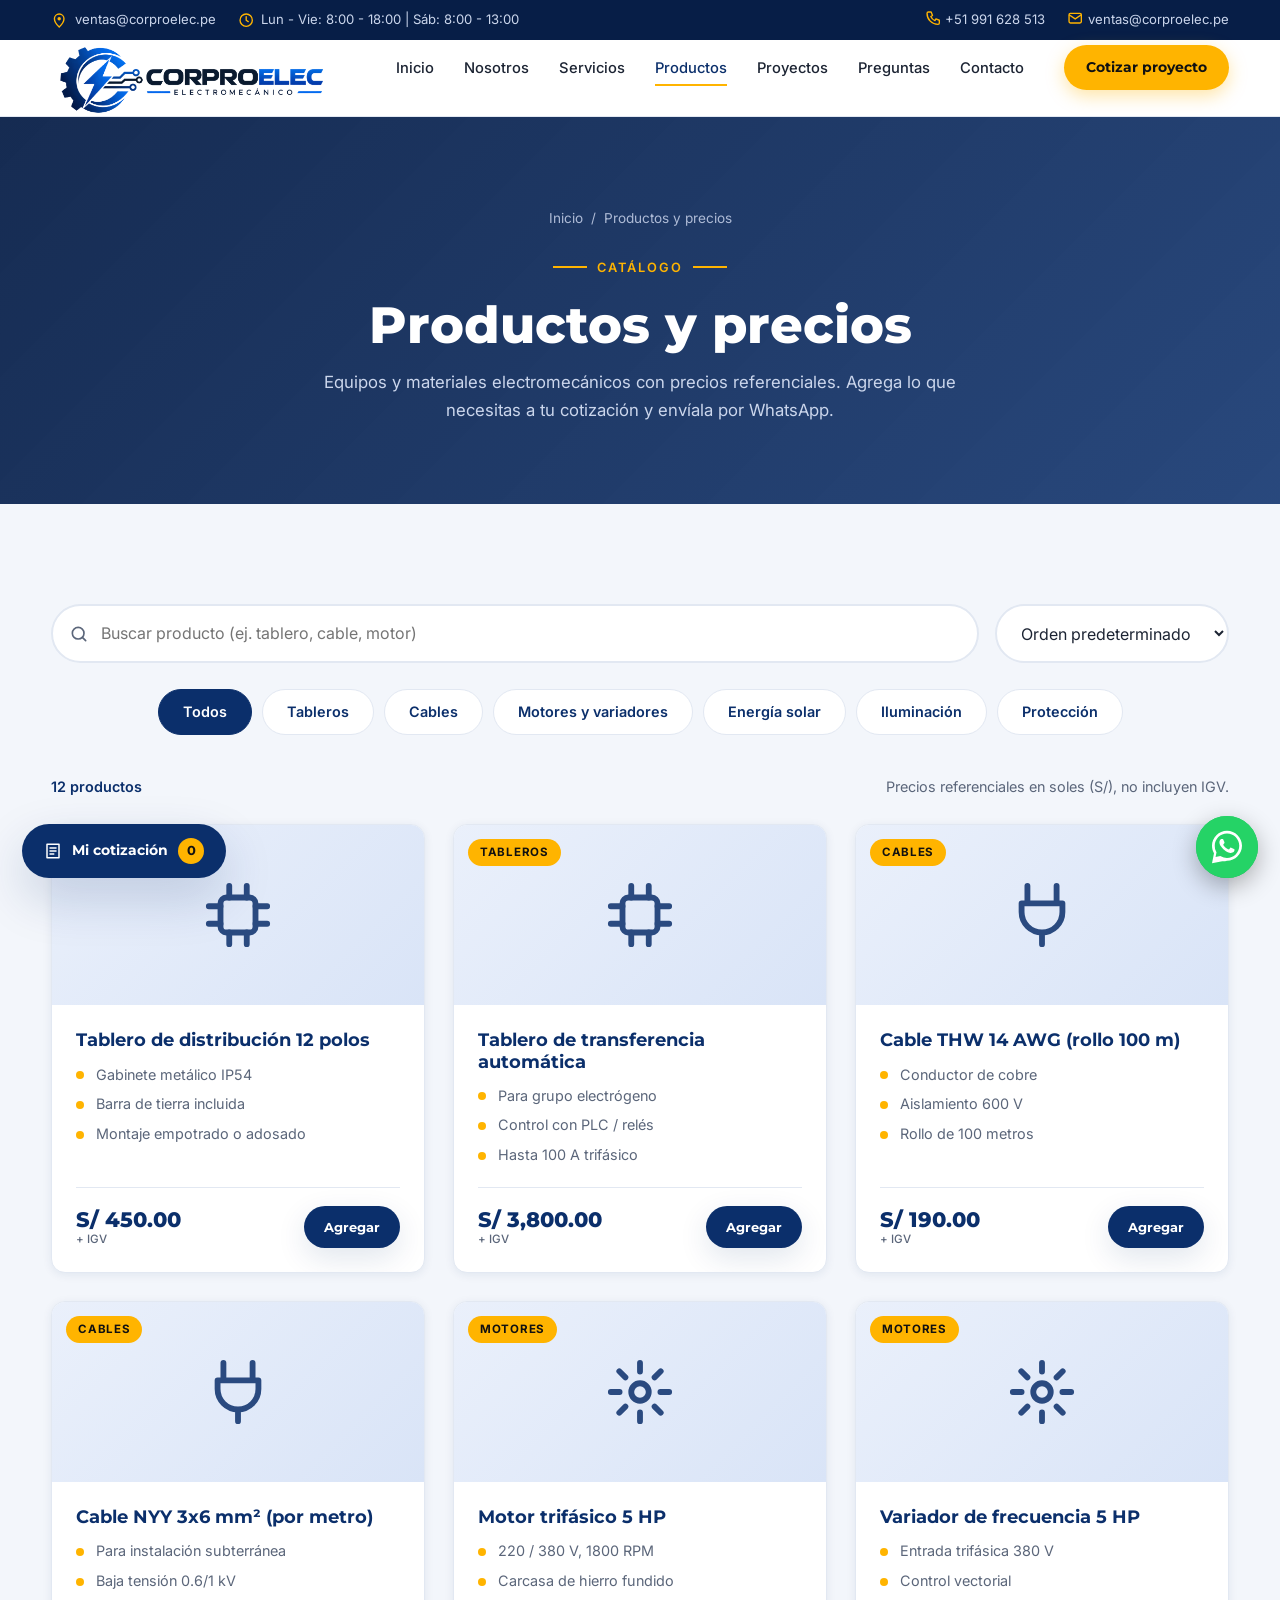
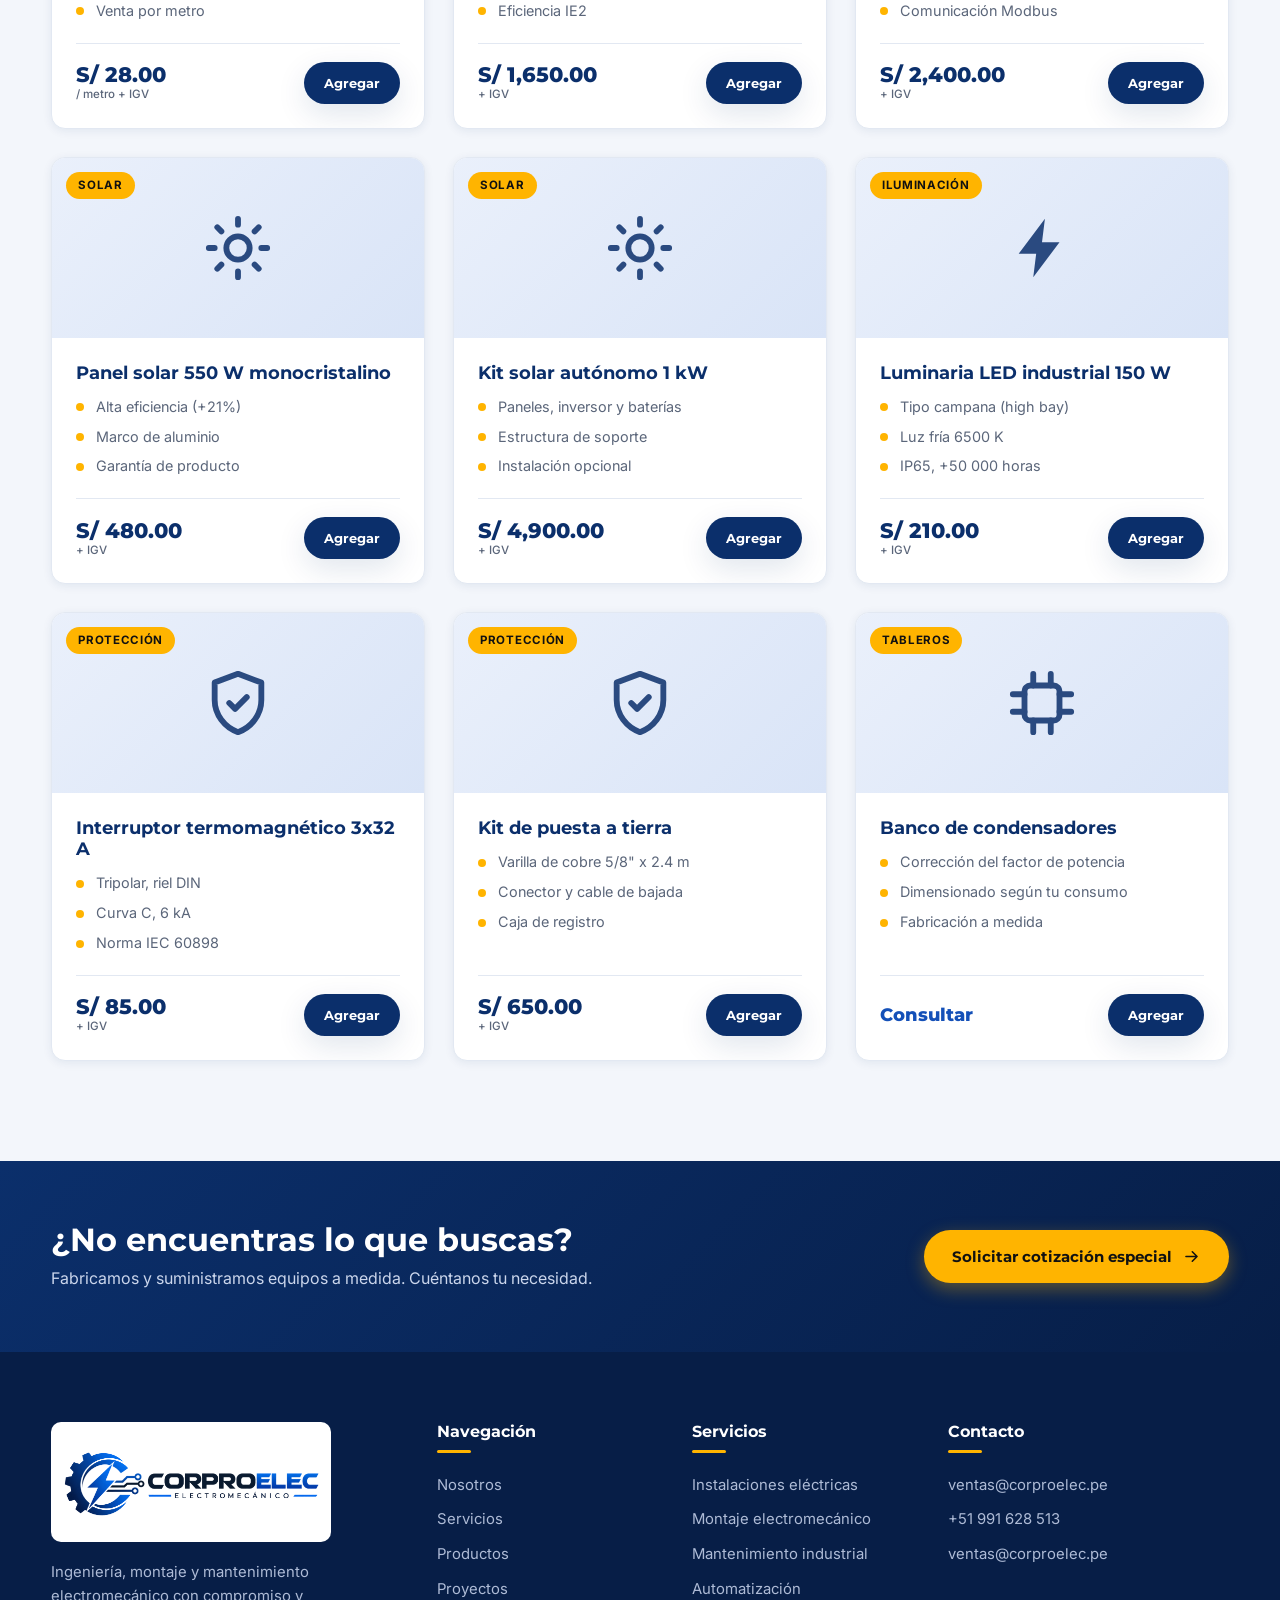
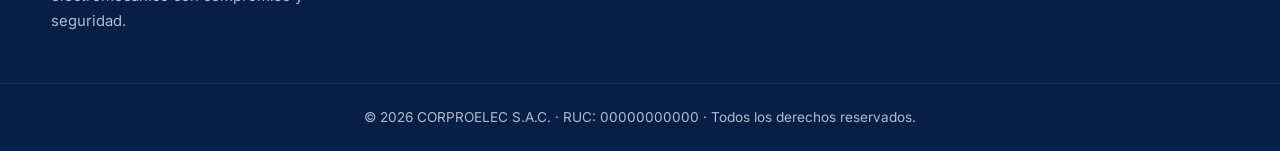
<file: productos.html>
<!DOCTYPE html>
<html lang="es-PE">
<head>
  <meta charset="UTF-8">
  <link rel="icon" type="image/png" href="img/icono1.png?v=4">
  <link rel="apple-touch-icon" href="img/icono1.png?v=4">
  <meta name="viewport" content="width=device-width, initial-scale=1.0">
  <title>Productos y Precios | CORPROELEC S.A.C</title>
  <meta name="description" content="Catálogo de productos electromecánicos con precios referenciales: tableros, cables, motores, energía solar, iluminación y protección.">
  <meta name="theme-color" content="#0b2f6b">
  <link rel="preconnect" href="https://fonts.googleapis.com">
  <link rel="preconnect" href="https://fonts.gstatic.com" crossorigin>
  <link href="https://fonts.googleapis.com/css2?family=Montserrat:wght@600;700;800&family=Inter:wght@400;500;600&display=swap" rel="stylesheet">
  <link rel="stylesheet" href="style.css">
  <link rel="stylesheet" href="paginas.css">
</head>

<body>
  <a class="skip-link" href="#main">Saltar al contenido</a>

  <!-- ICONOS -->
  <svg xmlns="http://www.w3.org/2000/svg" style="display:none" aria-hidden="true">
    <symbol id="i-bolt" viewBox="0 0 24 24"><path d="M13 2 4 14h6l-1 8 9-12h-6l1-8z" fill="currentColor"/></symbol>
    <symbol id="i-cable" viewBox="0 0 24 24"><path d="M7 2v6M17 2v6M5 8h14v3a7 7 0 0 1-14 0V8zM12 18v4" fill="none" stroke="currentColor" stroke-width="2" stroke-linecap="round" stroke-linejoin="round"/></symbol>
    <symbol id="i-gear" viewBox="0 0 24 24"><circle cx="12" cy="12" r="3" fill="none" stroke="currentColor" stroke-width="2"/><path d="M12 2v3M12 19v3M2 12h3M19 12h3M4.9 4.9 7 7M17 17l2.1 2.1M4.9 19.1 7 17M17 7l2.1-2.1" stroke="currentColor" stroke-width="2" stroke-linecap="round"/></symbol>
    <symbol id="i-chip" viewBox="0 0 24 24"><rect x="6" y="6" width="12" height="12" rx="2" fill="none" stroke="currentColor" stroke-width="2"/><path d="M9 2v4M15 2v4M9 18v4M15 18v4M2 9h4M2 15h4M18 9h4M18 15h4" stroke="currentColor" stroke-width="2" stroke-linecap="round"/></symbol>
    <symbol id="i-plan" viewBox="0 0 24 24"><path d="M4 3h16v18H4zM8 8h8M8 12h8M8 16h5" fill="none" stroke="currentColor" stroke-width="2" stroke-linecap="round" stroke-linejoin="round"/></symbol>
    <symbol id="i-sun" viewBox="0 0 24 24"><circle cx="12" cy="12" r="4" fill="none" stroke="currentColor" stroke-width="2"/><path d="M12 2v2M12 20v2M2 12h2M20 12h2M4.9 4.9l1.4 1.4M17.7 17.7l1.4 1.4M4.9 19.1l1.4-1.4M17.7 6.3l1.4-1.4" stroke="currentColor" stroke-width="2" stroke-linecap="round"/></symbol>
    <symbol id="i-shield" viewBox="0 0 24 24"><path d="M12 2 4 5v6c0 5 3.4 9.4 8 11 4.6-1.6 8-6 8-11V5l-8-3zM9 12l2 2 4-4" fill="none" stroke="currentColor" stroke-width="2" stroke-linecap="round" stroke-linejoin="round"/></symbol>
    <symbol id="i-clock" viewBox="0 0 24 24"><circle cx="12" cy="12" r="9" fill="none" stroke="currentColor" stroke-width="2"/><path d="M12 7v5l3 2" fill="none" stroke="currentColor" stroke-width="2" stroke-linecap="round"/></symbol>
    <symbol id="i-pin" viewBox="0 0 24 24"><path d="M12 22s7-6.5 7-12a7 7 0 0 0-14 0c0 5.5 7 12 7 12z" fill="none" stroke="currentColor" stroke-width="2"/><circle cx="12" cy="10" r="2.5" fill="currentColor"/></symbol>
    <symbol id="i-phone" viewBox="0 0 24 24"><path d="M5 3h4l2 5-2.5 1.5a11 11 0 0 0 6 6L16 13l5 2v4a2 2 0 0 1-2 2A16 16 0 0 1 3 5a2 2 0 0 1 2-2z" fill="none" stroke="currentColor" stroke-width="2" stroke-linejoin="round"/></symbol>
    <symbol id="i-mail" viewBox="0 0 24 24"><rect x="3" y="5" width="18" height="14" rx="2" fill="none" stroke="currentColor" stroke-width="2"/><path d="m3 7 9 6 9-6" fill="none" stroke="currentColor" stroke-width="2"/></symbol>
    <symbol id="i-check" viewBox="0 0 24 24"><path d="m5 12 5 5 9-10" fill="none" stroke="currentColor" stroke-width="2.5" stroke-linecap="round" stroke-linejoin="round"/></symbol>
    <symbol id="i-arrow" viewBox="0 0 24 24"><path d="M5 12h14m-6-6 6 6-6 6" fill="none" stroke="currentColor" stroke-width="2" stroke-linecap="round" stroke-linejoin="round"/></symbol>
    <symbol id="i-search" viewBox="0 0 24 24"><circle cx="11" cy="11" r="7" fill="none" stroke="currentColor" stroke-width="2"/><path d="m20 20-4-4" stroke="currentColor" stroke-width="2" stroke-linecap="round"/></symbol>
    <symbol id="i-whatsapp" viewBox="0 0 32 32"><path fill="currentColor" d="M16 3C9.4 3 4 8.4 4 15c0 2.1.55 4.2 1.6 6L4 29l8.2-1.6A12 12 0 0 0 16 27c6.6 0 12-5.4 12-12S22.600 3 16 3zm0 21.800a9.800 9.800 0 0 1-5-1.370l-.36-.21-3.770.72.740-3.670-.24-.38A9.780 9.780 0 0 1 6.200 15c0-5.420 4.400-9.800 9.800-9.800s9.800 4.380 9.800 9.800-4.400 9.800-9.800 9.800zm5.380-7.330c-.3-.15-1.750-.86-2.020-.96-.27-.1-.47-.15-.67.15-.2.3-.77.96-.94 1.160-.17.2-.35.22-.64.07-.3-.15-1.250-.46-2.380-1.470-.88-.78-1.470-1.750-1.640-2.040-.17-.3-.02-.46.13-.6.13-.13.3-.35.45-.52.15-.17.2-.3.3-.5.1-.2.05-.37-.03-.52-.07-.15-.67-1.620-.92-2.220-.24-.58-.49-.5-.67-.51h-.57c-.2 0-.52.07-.8.37-.27.3-1.040 1.020-1.040 2.480s1.070 2.880 1.220 3.080c.15.2 2.100 3.200 5.080 4.490.71.3 1.260.49 1.700.63.71.23 1.360.2 1.870.12.57-.08 1.750-.72 2-1.410.25-.7.25-1.290.17-1.410-.07-.12-.27-.2-.57-.35z"/></symbol>
  </svg>

  <!-- BARRA SUPERIOR -->
  <div class="topbar">
    <div class="container topbar__inner">
      <ul class="topbar__list">
        <li><svg class="icon"><use href="#i-pin"/></svg>ventas@corproelec.pe</li>
        <li><svg class="icon"><use href="#i-clock"/></svg> Lun - Vie: 8:00 - 18:00 | Sáb: 8:00 - 13:00</li>
      </ul>
      <ul class="topbar__list">
        <li><a href="tel:+51 991 628 513"><svg class="icon"><use href="#i-phone"/></svg> +51 991 628 513</a></li>
        <li><a href="mailto:ventas@corproelec.pe"><svg class="icon"><use href="#i-mail"/></svg> ventas@corproelec.pe</a></li>
      </ul>
    </div>
  </div>

  <!-- ENCABEZADO -->
  <header class="header" id="header">
    <div class="container header__inner">
      <a href="index.html" class="brand" aria-label="Ir al inicio">
        <img class="brand__logo" src="img/logo.png" alt="Logo de CORPROELEC S.A.C." width="48" height="48">
      </a>

      <button class="nav-toggle" id="navToggle" aria-label="Abrir menú" aria-expanded="false" aria-controls="nav">
        <span></span><span></span><span></span>
      </button>

      <nav class="nav" id="nav" aria-label="Navegación principal">
        <ul class="nav__list">
          <li><a href="index.html" class="nav__link">Inicio</a></li>
          <li><a href="index.html#nosotros" class="nav__link">Nosotros</a></li>
          <li><a href="index.html#servicios" class="nav__link">Servicios</a></li>
          <li><a href="productos.html" class="nav__link is-active" aria-current="page">Productos</a></li>
          <li><a href="proyectos.html" class="nav__link">Proyectos</a></li>
          <li><a href="index.html#faq" class="nav__link">Preguntas</a></li>
          <li><a href="index.html#contacto" class="nav__link">Contacto</a></li>
        </ul>
        <a href="index.html#contacto" class="btn btn--accent nav__cta">Cotizar proyecto</a>
      </nav>
    </div>
  </header>

  <main id="main">

    <!-- BANNER DE LA PÁGINA (el id="inicio" es necesario para que funcione el JS) -->
    <section class="page-hero" id="inicio">
      <div class="container">
        <nav class="breadcrumb" aria-label="Ruta de navegación">
          <a href="index.html">Inicio</a> <span>/</span> <span>Productos y precios</span>
        </nav>
        <p class="eyebrow">Catálogo</p>
        <h1>Productos y precios</h1>
        <p>Equipos y materiales electromecánicos con precios referenciales. Agrega lo que necesitas a tu cotización y envíala por WhatsApp.</p>
      </div>
    </section>

    <!-- CATÁLOGO -->
    <section class="section section--alt">
      <div class="container">

        <div class="toolbar">
          <div class="search">
            <svg class="icon"><use href="#i-search"/></svg>
            <input type="search" id="searchInput" placeholder="Buscar producto (ej. tablero, cable, motor)" aria-label="Buscar producto">
          </div>
          <select class="select" id="sortSelect" aria-label="Ordenar productos">
            <option value="default">Orden predeterminado</option>
            <option value="price-asc">Precio: menor a mayor</option>
            <option value="price-desc">Precio: mayor a menor</option>
            <option value="name">Nombre (A - Z)</option>
          </select>
        </div>

        <div class="filters" role="group" aria-label="Filtrar por categoría">
          <button class="filter is-active" data-filter="all" type="button">Todos</button>
          <button class="filter" data-filter="tableros" type="button">Tableros</button>
          <button class="filter" data-filter="cables" type="button">Cables</button>
          <button class="filter" data-filter="motores" type="button">Motores y variadores</button>
          <button class="filter" data-filter="solar" type="button">Energía solar</button>
          <button class="filter" data-filter="iluminacion" type="button">Iluminación</button>
          <button class="filter" data-filter="proteccion" type="button">Protección</button>
        </div>

        <p class="catalog-meta"><span id="resultCount">12 productos</span><span>Precios referenciales en soles (S/), no incluyen IGV.</span></p>

        <!--
          CÓMO AGREGAR UN PRODUCTO: copia un bloque <article class="product"...> completo y cambia:
          data-id (único), data-category, data-name, data-price (número; 0 = "Consultar"),
          data-keywords (palabras para el buscador), el texto, las características y el precio visible.
        -->
        <div class="grid grid--3" id="productGrid">

          <article class="product reveal" data-id="P01" data-category="tableros" data-name="Tablero de distribución 12 polos" data-price="450" data-keywords="gabinete metálico distribución eléctrico">
            <div class="product__thumb"><span class="tag product__badge">Tableros</span><svg class="icon"><use href="#i-chip"/></svg></div>
            <div class="product__body">
              <h3 class="product__name">Tablero de distribución 12 polos</h3>
              <ul class="product__specs"><li>Gabinete metálico IP54</li><li>Barra de tierra incluida</li><li>Montaje empotrado o adosado</li></ul>
              <div class="product__foot"><p class="product__price">S/ 450.00 <small>+ IGV</small></p><button class="btn btn--primary btn--sm js-add" type="button">Agregar</button></div>
            </div>
          </article>

          <article class="product reveal" data-id="P02" data-category="tableros" data-name="Tablero de transferencia automática" data-price="3800" data-keywords="ats grupo electrógeno generador transferencia">
            <div class="product__thumb"><span class="tag product__badge">Tableros</span><svg class="icon"><use href="#i-chip"/></svg></div>
            <div class="product__body">
              <h3 class="product__name">Tablero de transferencia automática</h3>
              <ul class="product__specs"><li>Para grupo electrógeno</li><li>Control con PLC / relés</li><li>Hasta 100 A trifásico</li></ul>
              <div class="product__foot"><p class="product__price">S/ 3,800.00 <small>+ IGV</small></p><button class="btn btn--primary btn--sm js-add" type="button">Agregar</button></div>
            </div>
          </article>

          <article class="product reveal" data-id="P03" data-category="cables" data-name="Cable THW 14 AWG (rollo 100 m)" data-price="190" data-keywords="conductor alambre thw cobre rollo">
            <div class="product__thumb"><span class="tag product__badge">Cables</span><svg class="icon"><use href="#i-cable"/></svg></div>
            <div class="product__body">
              <h3 class="product__name">Cable THW 14 AWG (rollo 100 m)</h3>
              <ul class="product__specs"><li>Conductor de cobre</li><li>Aislamiento 600 V</li><li>Rollo de 100 metros</li></ul>
              <div class="product__foot"><p class="product__price">S/ 190.00 <small>+ IGV</small></p><button class="btn btn--primary btn--sm js-add" type="button">Agregar</button></div>
            </div>
          </article>

          <article class="product reveal" data-id="P04" data-category="cables" data-name="Cable NYY 3x6 mm² (por metro)" data-price="28" data-keywords="conductor nyy subterráneo fuerza">
            <div class="product__thumb"><span class="tag product__badge">Cables</span><svg class="icon"><use href="#i-cable"/></svg></div>
            <div class="product__body">
              <h3 class="product__name">Cable NYY 3x6 mm² (por metro)</h3>
              <ul class="product__specs"><li>Para instalación subterránea</li><li>Baja tensión 0.6/1 kV</li><li>Venta por metro</li></ul>
              <div class="product__foot"><p class="product__price">S/ 28.00 <small>/ metro + IGV</small></p><button class="btn btn--primary btn--sm js-add" type="button">Agregar</button></div>
            </div>
          </article>

          <article class="product reveal" data-id="P05" data-category="motores" data-name="Motor trifásico 5 HP" data-price="1650" data-keywords="motor eléctrico trifásico hp industrial">
            <div class="product__thumb"><span class="tag product__badge">Motores</span><svg class="icon"><use href="#i-gear"/></svg></div>
            <div class="product__body">
              <h3 class="product__name">Motor trifásico 5 HP</h3>
              <ul class="product__specs"><li>220 / 380 V, 1800 RPM</li><li>Carcasa de hierro fundido</li><li>Eficiencia IE2</li></ul>
              <div class="product__foot"><p class="product__price">S/ 1,650.00 <small>+ IGV</small></p><button class="btn btn--primary btn--sm js-add" type="button">Agregar</button></div>
            </div>
          </article>

          <article class="product reveal" data-id="P06" data-category="motores" data-name="Variador de frecuencia 5 HP" data-price="2400" data-keywords="vfd variador inversor drive arrancador">
            <div class="product__thumb"><span class="tag product__badge">Motores</span><svg class="icon"><use href="#i-gear"/></svg></div>
            <div class="product__body">
              <h3 class="product__name">Variador de frecuencia 5 HP</h3>
              <ul class="product__specs"><li>Entrada trifásica 380 V</li><li>Control vectorial</li><li>Comunicación Modbus</li></ul>
              <div class="product__foot"><p class="product__price">S/ 2,400.00 <small>+ IGV</small></p><button class="btn btn--primary btn--sm js-add" type="button">Agregar</button></div>
            </div>
          </article>

          <article class="product reveal" data-id="P07" data-category="solar" data-name="Panel solar 550 W monocristalino" data-price="480" data-keywords="fotovoltaico panel módulo solar paneles">
            <div class="product__thumb"><span class="tag product__badge">Solar</span><svg class="icon"><use href="#i-sun"/></svg></div>
            <div class="product__body">
              <h3 class="product__name">Panel solar 550 W monocristalino</h3>
              <ul class="product__specs"><li>Alta eficiencia (+21%)</li><li>Marco de aluminio</li><li>Garantía de producto</li></ul>
              <div class="product__foot"><p class="product__price">S/ 480.00 <small>+ IGV</small></p><button class="btn btn--primary btn--sm js-add" type="button">Agregar</button></div>
            </div>
          </article>

          <article class="product reveal" data-id="P08" data-category="solar" data-name="Kit solar autónomo 1 kW" data-price="4900" data-keywords="kit solar autónomo inversor batería paneles">
            <div class="product__thumb"><span class="tag product__badge">Solar</span><svg class="icon"><use href="#i-sun"/></svg></div>
            <div class="product__body">
              <h3 class="product__name">Kit solar autónomo 1 kW</h3>
              <ul class="product__specs"><li>Paneles, inversor y baterías</li><li>Estructura de soporte</li><li>Instalación opcional</li></ul>
              <div class="product__foot"><p class="product__price">S/ 4,900.00 <small>+ IGV</small></p><button class="btn btn--primary btn--sm js-add" type="button">Agregar</button></div>
            </div>
          </article>

          <article class="product reveal" data-id="P09" data-category="iluminacion" data-name="Luminaria LED industrial 150 W" data-price="210" data-keywords="led campana alumbrado industrial luz">
            <div class="product__thumb"><span class="tag product__badge">Iluminación</span><svg class="icon"><use href="#i-bolt"/></svg></div>
            <div class="product__body">
              <h3 class="product__name">Luminaria LED industrial 150 W</h3>
              <ul class="product__specs"><li>Tipo campana (high bay)</li><li>Luz fría 6500 K</li><li>IP65, +50 000 horas</li></ul>
              <div class="product__foot"><p class="product__price">S/ 210.00 <small>+ IGV</small></p><button class="btn btn--primary btn--sm js-add" type="button">Agregar</button></div>
            </div>
          </article>

          <article class="product reveal" data-id="P10" data-category="proteccion" data-name="Interruptor termomagnético 3x32 A" data-price="85" data-keywords="breaker llave térmica interruptor protección">
            <div class="product__thumb"><span class="tag product__badge">Protección</span><svg class="icon"><use href="#i-shield"/></svg></div>
            <div class="product__body">
              <h3 class="product__name">Interruptor termomagnético 3x32 A</h3>
              <ul class="product__specs"><li>Tripolar, riel DIN</li><li>Curva C, 6 kA</li><li>Norma IEC 60898</li></ul>
              <div class="product__foot"><p class="product__price">S/ 85.00 <small>+ IGV</small></p><button class="btn btn--primary btn--sm js-add" type="button">Agregar</button></div>
            </div>
          </article>

          <article class="product reveal" data-id="P11" data-category="proteccion" data-name="Kit de puesta a tierra" data-price="650" data-keywords="pozo a tierra varilla cobre aterramiento">
            <div class="product__thumb"><span class="tag product__badge">Protección</span><svg class="icon"><use href="#i-shield"/></svg></div>
            <div class="product__body">
              <h3 class="product__name">Kit de puesta a tierra</h3>
              <ul class="product__specs"><li>Varilla de cobre 5/8" x 2.4 m</li><li>Conector y cable de bajada</li><li>Caja de registro</li></ul>
              <div class="product__foot"><p class="product__price">S/ 650.00 <small>+ IGV</small></p><button class="btn btn--primary btn--sm js-add" type="button">Agregar</button></div>
            </div>
          </article>

          <article class="product reveal" data-id="P12" data-category="tableros" data-name="Banco de condensadores" data-price="0" data-keywords="factor de potencia compensación reactiva capacitores">
            <div class="product__thumb"><span class="tag product__badge">Tableros</span><svg class="icon"><use href="#i-chip"/></svg></div>
            <div class="product__body">
              <h3 class="product__name">Banco de condensadores</h3>
              <ul class="product__specs"><li>Corrección del factor de potencia</li><li>Dimensionado según tu consumo</li><li>Fabricación a medida</li></ul>
              <div class="product__foot"><p class="product__price product__price--ask">Consultar</p><button class="btn btn--primary btn--sm js-add" type="button">Agregar</button></div>
            </div>
          </article>
        </div>

        <div class="no-results" id="noResults" hidden>
          <p><strong>No encontramos productos con esa búsqueda.</strong></p>
          <p>Prueba con otra palabra o <a href="index.html#contacto">escríbenos</a> y lo conseguimos por ti.</p>
        </div>
      </div>
    </section>

    <!-- LLAMADO A LA ACCIÓN -->
    <section class="cta-band">
      <div class="container cta-band__inner">
        <div>
          <h2>¿No encuentras lo que buscas?</h2>
          <p>Fabricamos y suministramos equipos a medida. Cuéntanos tu necesidad.</p>
        </div>
        <a href="index.html#contacto" class="btn btn--accent">Solicitar cotización especial <svg class="icon"><use href="#i-arrow"/></svg></a>
      </div>
    </section>
  </main>

  <!-- PIE DE PÁGINA -->
  <footer class="footer">
    <div class="container footer__grid">
      <div class="footer__col">
        <a href="index.html" class="brand brand--light">
          <img class="brand__logo" src="img/logo.png" alt="Logo de CORPROELEC S.A.C." width="48" height="48">
        </a>
        <p>Ingeniería, montaje y mantenimiento electromecánico con compromiso y seguridad.</p>
      </div>
      <nav class="footer__col" aria-label="Enlaces del pie">
        <h3>Navegación</h3>
        <ul>
          <li><a href="index.html#nosotros">Nosotros</a></li>
          <li><a href="index.html#servicios">Servicios</a></li>
          <li><a href="productos.html">Productos</a></li>
          <li><a href="proyectos.html">Proyectos</a></li>
        </ul>
      </nav>
      <div class="footer__col">
        <h3>Servicios</h3>
        <ul>
          <li>Instalaciones eléctricas</li>
          <li>Montaje electromecánico</li>
          <li>Mantenimiento industrial</li>
          <li>Automatización</li>
        </ul>
      </div>
      <div class="footer__col">
        <h3>Contacto</h3>
        <ul>
          <li>ventas@corproelec.pe</li>
          <li><a href="tel:+51 991 628 513">+51 991 628 513</a></li>
          <li><a href="mailto:ventas@corproelec.pe">ventas@corproelec.pe</a></li>
        </ul>
      </div>
    </div>
    <div class="footer__bottom">
      <div class="container">
        <p>© <span id="year">2026</span> CORPROELEC S.A.C. · RUC: 00000000000 · Todos los derechos reservados.</p>
      </div>
    </div>
  </footer>

  <!-- MI COTIZACIÓN (botón + panel lateral) -->
  <button class="quote-fab" id="quoteOpen" type="button" aria-label="Abrir mi cotización">
    <svg class="icon"><use href="#i-plan"/></svg>
    <span>Mi cotización</span>
    <span class="quote-fab__count" id="quoteCount">0</span>
  </button>

  <div class="quote-overlay" id="quoteOverlay"></div>
  <aside class="quote-panel" id="quotePanel" aria-label="Mi cotización" aria-hidden="true">
    <header class="quote-panel__head">
      <h2>Mi cotización</h2>
      <button class="quote-panel__close" id="quoteClose" type="button" aria-label="Cerrar">&times;</button>
    </header>
    <div class="quote-panel__body">
      <ul class="quote-list" id="quoteList"></ul>
      <p class="quote-empty" id="quoteEmpty">Aún no agregaste productos. Usa el botón "Agregar" en el catálogo.</p>
    </div>
    <footer class="quote-panel__foot">
      <div class="quote-total"><span>Total referencial (sin IGV)</span><strong id="quoteTotal">S/ 0.00</strong></div>
      <button class="btn btn--accent btn--block" id="quoteSend" type="button"><svg class="icon"><use href="#i-whatsapp"/></svg> Enviar cotización por WhatsApp</button>
      <button class="quote-clear" id="quoteClear" type="button">Vaciar cotización</button>
    </footer>
  </aside>
  <div class="toast" id="toast" role="status" aria-live="polite"></div>

  <!-- WHATSAPP: GLOBO + BOTÓN FLOTANTE -->
  <div class="wa" id="wa">
    <div class="wa__bubble" id="waBubble" role="dialog" aria-label="Chat de WhatsApp">
      <button class="wa__close" id="waClose" aria-label="Cerrar mensaje">&times;</button>
      <p class="wa__title">CORPROELEC S.A.C</p>
      <p class="wa__text">Hola, ¿en qué podemos ayudarte? Escríbenos y te atenderemos por WhatsApp.</p>
      <a class="wa__cta" id="waCta" href="#" target="_blank" rel="noopener">Iniciar chat</a>
    </div>
    <a class="wa__btn" id="waBtn" href="#" target="_blank" rel="noopener" aria-label="Chatear por WhatsApp">
      <svg class="icon"><use href="#i-whatsapp"/></svg>
    </a>
  </div>

  <script src="script.js" defer></script>
  <script src="paginas.js" defer></script>
</body>
</html>
</file>
<file: style.css>
/* =====================================================
   Corporación de Proyectos Electromecánicos S.A.C.
   css/style.css
   ===================================================== */

/* ---------- 1. Variables y reset ---------- */
:root {
  --blue-900: #071e47;
  --blue-800: #0b2f6b;
  --blue-600: #1450b8;
  --accent: #ffb400;
  --accent-dark: #e09e00;
  --ink: #1c2433;
  --muted: #5b667a;
  --bg-alt: #f3f6fb;
  --line: #e2e8f2;
  --white: #ffffff;
  --wa: #25d366;

  --font-title: 'Montserrat', system-ui, sans-serif;
  --font-body: 'Inter', system-ui, sans-serif;

  --radius: 14px;
  --shadow-sm: 0 2px 10px rgba(11, 47, 107, .08);
  --shadow-md: 0 10px 30px rgba(11, 47, 107, .12);
  --shadow-lg: 0 20px 50px rgba(11, 47, 107, .18);
  --ease: cubic-bezier(.4, 0, .2, 1);
  --header-h: 76px;
}

*, *::before, *::after { box-sizing: border-box; margin: 0; padding: 0; }
html { scroll-behavior: smooth; scroll-padding-top: var(--header-h); }
body {
  font-family: var(--font-body);
  color: var(--ink);
  line-height: 1.65;
  background: var(--white);
  -webkit-font-smoothing: antialiased;
}
img { max-width: 100%; height: auto; display: block; }
a { color: inherit; text-decoration: none; }
ul, ol { list-style: none; }
button { font: inherit; cursor: pointer; border: 0; background: none; color: inherit; }
h1, h2, h3 { font-family: var(--font-title); line-height: 1.2; }

:focus-visible { outline: 3px solid var(--accent); outline-offset: 3px; }

.container { width: min(1180px, 92%); margin-inline: auto; }
.container--narrow { width: min(820px, 92%); }

.icon { width: 1.25em; height: 1.25em; flex-shrink: 0; vertical-align: -.2em; }
.icon--flip { transform: scaleX(-1); }

.skip-link {
  position: absolute; left: -999px; top: 8px; z-index: 1000;
  background: var(--accent); color: #000; padding: 10px 16px; border-radius: 8px; font-weight: 600;
}
.skip-link:focus { left: 8px; }

/* ---------- 2. Botones ---------- */
.btn {
  display: inline-flex; align-items: center; justify-content: center; gap: 10px;
  padding: 14px 28px; border-radius: 50px;
  font-family: var(--font-title); font-weight: 700; font-size: .95rem;
  transition: transform .25s var(--ease), box-shadow .25s var(--ease), background .25s var(--ease), color .25s;
}
.btn:hover { transform: translateY(-3px); }
.btn--accent { background: var(--accent); color: #111; box-shadow: 0 6px 18px rgba(255, 180, 0, .35); }
.btn--accent:hover { background: var(--accent-dark); box-shadow: 0 10px 24px rgba(255, 180, 0, .45); }
.btn--primary { background: var(--blue-800); color: #fff; box-shadow: var(--shadow-md); }
.btn--primary:hover { background: var(--blue-600); }
.btn--outline { border: 2px solid rgba(255, 255, 255, .8); color: #fff; }
.btn--outline:hover { background: #fff; color: var(--blue-800); }
.btn--block { width: 100%; }

/* ---------- 3. Barra superior ---------- */
.topbar { background: var(--blue-900); color: #cbd6ec; font-size: .82rem; }
.topbar__inner { display: flex; justify-content: space-between; flex-wrap: wrap; gap: 8px 24px; padding-block: 9px; }
.topbar__list { display: flex; flex-wrap: wrap; gap: 6px 22px; }
.topbar__list li { display: flex; align-items: center; gap: 7px; }
.topbar a:hover { color: var(--accent); }
.topbar .icon { color: var(--accent); }

/* ---------- 4. Encabezado y navegación ---------- */
.header {
  position: sticky; top: 0; z-index: 100;
  background: rgba(255, 255, 255, .96);
  backdrop-filter: blur(10px);
  border-bottom: 1px solid var(--line);
  transition: box-shadow .3s var(--ease);
}
.header.is-scrolled { box-shadow: var(--shadow-md); }
.header__inner { display: flex; align-items: center; justify-content: space-between; height: var(--header-h); gap: 20px; }

.brand { display: flex; align-items: center; gap: 12px; }
.brand__mark {
  width: 44px; height: 44px; border-radius: 12px;
  display: grid; place-items: center;
  background: linear-gradient(135deg, var(--blue-800), var(--blue-600));
  color: var(--accent); font-size: 1.2rem;
}
.brand__name {
  display: flex; flex-direction: column;
  font-family: var(--font-title); font-weight: 800; font-size: .95rem; line-height: 1.15;
  color: var(--blue-800); text-transform: uppercase; letter-spacing: .02em;
}
.brand__name small { font-weight: 600; font-size: .68rem; letter-spacing: .08em; color: var(--muted); }
.brand--light .brand__name { color: #fff; }
.brand--light .brand__name small { color: #aebbd6; }

.nav { display: flex; align-items: center; gap: 28px; }
.nav__list { display: flex; gap: 6px; }
.nav__link {
  position: relative; display: block; padding: 10px 12px;
  font-size: .92rem; font-weight: 500; color: var(--ink); transition: color .2s;
}
.nav__link::after {
  content: ""; position: absolute; left: 12px; right: 12px; bottom: 4px; height: 2px;
  background: var(--accent); transform: scaleX(0); transform-origin: left; transition: transform .3s var(--ease);
}
.nav__link:hover, .nav__link.is-active { color: var(--blue-800); }
.nav__link:hover::after, .nav__link.is-active::after { transform: scaleX(1); }
.nav__cta { padding: 11px 22px; font-size: .88rem; }

.nav-toggle { display: none; width: 44px; height: 44px; border-radius: 10px; flex-direction: column; align-items: center; justify-content: center; gap: 5px; }
.nav-toggle span { width: 24px; height: 2.5px; background: var(--blue-800); border-radius: 2px; transition: transform .3s var(--ease), opacity .2s; }
.nav-toggle.is-open span:nth-child(1) { transform: translateY(7.5px) rotate(45deg); }
.nav-toggle.is-open span:nth-child(2) { opacity: 0; }
.nav-toggle.is-open span:nth-child(3) { transform: translateY(-7.5px) rotate(-45deg); }

/* ---------- 5. Hero / pantalla dinámica ---------- */
.hero { position: relative; height: calc(100vh - var(--header-h) - 40px); min-height: 580px; max-height: 820px; overflow: hidden; background: var(--blue-900); color: #fff; }
.hero__slides, .slide { position: absolute; inset: 0; }
.slide {
  display: flex; align-items: center;
  background-size: cover; background-position: center; background-color: var(--blue-900);
  opacity: 0; visibility: hidden; transform: scale(1.06);
  transition: opacity 1s var(--ease), transform 7s linear, visibility 1s;
}
.slide::before {
  content: ""; position: absolute; inset: 0;
  background: linear-gradient(100deg, rgba(7, 30, 71, .92) 0%, rgba(7, 30, 71, .7) 50%, rgba(7, 30, 71, .35) 100%);
}
.slide.is-active { opacity: 1; visibility: visible; transform: scale(1); z-index: 1; }
.slide__content { position: relative; max-width: 1180px; }
.slide__content > * { max-width: 720px; opacity: 0; transform: translateY(26px); }
.slide.is-active .slide__content > * { animation: slideUp .8s var(--ease) forwards; }
.slide.is-active .slide__content > *:nth-child(2) { animation-delay: .15s; }
.slide.is-active .slide__content > *:nth-child(3) { animation-delay: .3s; }
.slide.is-active .slide__content > *:nth-child(4) { animation-delay: .45s; }
@keyframes slideUp { to { opacity: 1; transform: none; } }

.eyebrow {
  display: inline-flex; align-items: center; gap: 10px; margin-bottom: 16px;
  font-size: .8rem; font-weight: 600; letter-spacing: .16em; text-transform: uppercase; color: var(--accent);
}
.eyebrow::before { content: ""; width: 34px; height: 2px; background: currentColor; }
.eyebrow--dark { color: var(--blue-600); }

.slide__title { font-size: clamp(2rem, 4.6vw, 3.6rem); font-weight: 800; margin-bottom: 18px; }
.slide__text { font-size: clamp(1rem, 1.5vw, 1.2rem); color: #dbe5f7; margin-bottom: 32px; }
.slide__actions { display: flex; flex-wrap: wrap; gap: 14px; }

.hero__controls { position: absolute; z-index: 5; left: 50%; bottom: 34px; transform: translateX(-50%); display: flex; align-items: center; gap: 18px; }
.hero__arrow {
  width: 46px; height: 46px; border-radius: 50%; display: grid; place-items: center;
  background: rgba(255, 255, 255, .14); backdrop-filter: blur(6px); border: 1px solid rgba(255, 255, 255, .3);
  transition: background .25s, color .25s, transform .25s;
}
.hero__arrow:hover { background: var(--accent); color: #111; transform: scale(1.08); }
.hero__dots { display: flex; gap: 10px; }
.hero__dot { width: 11px; height: 11px; border-radius: 50%; background: rgba(255, 255, 255, .45); transition: width .35s var(--ease), background .3s; }
.hero__dot.is-active { width: 34px; border-radius: 10px; background: var(--accent); }
.hero__progress { position: absolute; z-index: 5; left: 0; right: 0; bottom: 0; height: 4px; background: rgba(255, 255, 255, .15); }
.hero__progress span { display: block; height: 100%; width: 0; background: var(--accent); }
.hero__progress span.is-running { animation: heroProgress var(--slide-time, 6s) linear forwards; }
@keyframes heroProgress { from { width: 0; } to { width: 100%; } }

/* ---------- 6. Cifras ---------- */
.stats { background: linear-gradient(135deg, var(--blue-800), var(--blue-900)); color: #fff; }
.stats__grid { display: grid; grid-template-columns: repeat(4, 1fr); }
.stat { padding: 40px 20px; text-align: center; border-right: 1px solid rgba(255, 255, 255, .12); }
.stat:last-child { border-right: 0; }
.stat__num { font-family: var(--font-title); font-weight: 800; font-size: clamp(2.2rem, 4vw, 3.2rem); color: var(--accent); line-height: 1; }
.stat__label { margin-top: 10px; font-size: .92rem; color: #cbd6ec; }

/* ---------- 7. Secciones generales ---------- */
.section { padding: 100px 0; }
.section--alt { background: var(--bg-alt); }
.section__head { max-width: 700px; margin: 0 auto 56px; text-align: center; }
.section__head .eyebrow::after { content: ""; width: 34px; height: 2px; background: currentColor; }
.section__title { font-size: clamp(1.7rem, 3.2vw, 2.5rem); font-weight: 800; color: var(--blue-800); margin-bottom: 16px; }
.section__title--light { color: #fff; }
.section__lead { color: var(--muted); font-size: 1.05rem; }

.grid { display: grid; gap: 28px; }
.grid--3 { grid-template-columns: repeat(3, 1fr); }

/* ---------- 8. Nosotros ---------- */
.about { display: grid; grid-template-columns: 1fr 1.05fr; gap: 70px; align-items: center; }
.about__media { position: relative; }
.about__media img { width: 100%; border-radius: var(--radius); box-shadow: var(--shadow-lg); aspect-ratio: 4 / 3.3; object-fit: cover; }
.about__media::before {
  content: ""; position: absolute; z-index: -1; left: -18px; top: -18px; width: 60%; height: 60%;
  border: 4px solid var(--accent); border-radius: var(--radius);
}
.about__badge {
  position: absolute; right: -20px; bottom: -24px; padding: 22px 26px; border-radius: var(--radius);
  background: var(--blue-800); color: #fff; text-align: center; box-shadow: var(--shadow-lg);
}
.about__badge strong { display: block; font-family: var(--font-title); font-size: 2.2rem; color: var(--accent); line-height: 1; }
.about__badge span { font-size: .82rem; }
.about__body p { color: var(--muted); }

.mv { display: grid; grid-template-columns: 1fr 1fr; gap: 20px; margin: 28px 0; }
.mv__item { padding: 22px; border-radius: var(--radius); background: var(--bg-alt); border-left: 4px solid var(--accent); }
.mv__item h3 { font-size: 1.05rem; color: var(--blue-800); margin-bottom: 8px; }
.mv__item p { font-size: .92rem; }

.checklist { display: grid; gap: 12px; }
.checklist li { display: flex; align-items: center; gap: 12px; font-weight: 500; }
.checklist .icon { width: 26px; height: 26px; padding: 5px; border-radius: 50%; background: var(--accent); color: #111; }

/* ---------- 9. Servicios ---------- */
.card {
  position: relative; display: flex; flex-direction: column; padding: 38px 32px; overflow: hidden;
  background: #fff; border: 1px solid var(--line); border-radius: var(--radius); box-shadow: var(--shadow-sm);
  transition: transform .35s var(--ease), box-shadow .35s var(--ease), border-color .35s;
}
.card::after {
  content: ""; position: absolute; left: 0; bottom: 0; width: 100%; height: 4px;
  background: var(--accent); transform: scaleX(0); transform-origin: left; transition: transform .4s var(--ease);
}
.card:hover { transform: translateY(-8px); box-shadow: var(--shadow-lg); border-color: transparent; }
.card:hover::after { transform: scaleX(1); }
.card__icon {
  width: 64px; height: 64px; border-radius: 16px; display: grid; place-items: center; margin-bottom: 22px;
  background: var(--bg-alt); color: var(--blue-800); font-size: 1.7rem; transition: background .3s, color .3s;
}
.card:hover .card__icon { background: var(--blue-800); color: var(--accent); }
.card__title { font-size: 1.2rem; color: var(--blue-800); margin-bottom: 10px; }
.card p { color: var(--muted); font-size: .95rem; flex: 1; }
.card__link { display: inline-flex; align-items: center; gap: 8px; margin-top: 20px; font-weight: 600; font-size: .9rem; color: var(--blue-600); }
.card__link .icon { transition: transform .25s; }
.card__link:hover .icon { transform: translateX(5px); }

/* ---------- 10. Por qué elegirnos ---------- */
.why { padding: 90px 0; color: #fff; background: linear-gradient(135deg, rgba(7, 30, 71, .96), rgba(11, 47, 107, .92)), url('https://images.unsplash.com/photo-1581092160562-40aa08e78837?auto=format&fit=crop&w=1600&q=70') center / cover fixed; }
.why__grid { display: grid; grid-template-columns: 1fr 1.1fr; gap: 60px; align-items: center; }
.why__intro p:not(.eyebrow) { color: #cbd6ec; }
.why__list { display: grid; gap: 18px; }
.why__list li {
  display: flex; gap: 20px; align-items: flex-start; padding: 24px;
  background: rgba(255, 255, 255, .07); border: 1px solid rgba(255, 255, 255, .14); border-radius: var(--radius);
  backdrop-filter: blur(6px); transition: transform .3s var(--ease), background .3s;
}
.why__list li:hover { transform: translateX(8px); background: rgba(255, 255, 255, .12); }
.why__list .icon { width: 46px; height: 46px; padding: 11px; border-radius: 12px; background: var(--accent); color: #111; }
.why__list h3 { font-size: 1.1rem; margin-bottom: 4px; }
.why__list p { color: #cbd6ec; font-size: .93rem; }

/* ---------- 11. Proceso ---------- */
.steps { display: grid; grid-template-columns: repeat(4, 1fr); gap: 28px; position: relative; }
.steps::before { content: ""; position: absolute; top: 36px; left: 12%; right: 12%; border-top: 2px dashed #c3cde0; }
.step { position: relative; text-align: center; padding: 0 8px; }
.step__num {
  position: relative; display: grid; place-items: center; width: 72px; height: 72px; margin: 0 auto 22px;
  border-radius: 50%; background: var(--blue-800); color: var(--accent); border: 6px solid #fff; box-shadow: 0 0 0 2px var(--blue-800);
  font-family: var(--font-title); font-weight: 800; font-size: 1.2rem;
}
.step h3 { font-size: 1.1rem; color: var(--blue-800); margin-bottom: 8px; }
.step p { color: var(--muted); font-size: .93rem; }

/* ---------- 12. Proyectos ---------- */
.filters { display: flex; flex-wrap: wrap; justify-content: center; gap: 10px; margin-bottom: 40px; }
.filter { padding: 10px 24px; border-radius: 50px; font-weight: 600; font-size: .9rem; background: #fff; color: var(--blue-800); border: 1px solid var(--line); transition: all .25s var(--ease); }
.filter:hover { border-color: var(--blue-800); }
.filter.is-active { background: var(--blue-800); color: #fff; border-color: var(--blue-800); }

.project { position: relative; overflow: hidden; border-radius: var(--radius); box-shadow: var(--shadow-md); aspect-ratio: 4 / 3.2; background: var(--blue-900); }
.project.is-hidden { display: none; }
.project img { width: 100%; height: 100%; object-fit: cover; transition: transform .7s var(--ease); }
.project:hover img { transform: scale(1.1); }
.project figcaption {
  position: absolute; inset: auto 0 0 0; padding: 60px 24px 22px; color: #fff;
  background: linear-gradient(transparent, rgba(7, 30, 71, .95));
}
.project h3 { font-size: 1.15rem; margin: 8px 0 4px; }
.project p { font-size: .85rem; color: #cbd6ec; }
.tag { display: inline-block; padding: 4px 12px; border-radius: 50px; background: var(--accent); color: #111; font-size: .72rem; font-weight: 700; letter-spacing: .06em; text-transform: uppercase; }

/* ---------- 13. Preguntas frecuentes ---------- */
.faq { display: grid; gap: 14px; }
.faq__item { background: #fff; border: 1px solid var(--line); border-radius: var(--radius); overflow: hidden; transition: box-shadow .3s, border-color .3s; }
.faq__item[open] { box-shadow: var(--shadow-md); border-color: var(--blue-600); }
.faq__item summary {
  display: flex; justify-content: space-between; align-items: center; gap: 16px; cursor: pointer; list-style: none;
  padding: 22px 26px; font-family: var(--font-title); font-weight: 700; font-size: 1rem; color: var(--blue-800);
}
.faq__item summary::-webkit-details-marker { display: none; }
.faq__item summary::after {
  content: "+"; flex-shrink: 0; width: 32px; height: 32px; display: grid; place-items: center; border-radius: 50%;
  background: var(--bg-alt); font-size: 1.4rem; line-height: 1; transition: transform .3s var(--ease), background .3s;
}
.faq__item[open] summary::after { content: "–"; background: var(--accent); transform: rotate(180deg); }
.faq__item p { padding: 0 26px 24px; color: var(--muted); }

/* ---------- 14. Contacto, formulario y mapa ---------- */
.contact { display: grid; grid-template-columns: 1.4fr 1fr; gap: 36px; align-items: start; }
.form { padding: 40px; background: #fff; border-radius: var(--radius); box-shadow: var(--shadow-md); display: grid; gap: 20px; }
.form__row { display: grid; grid-template-columns: 1fr 1fr; gap: 20px; }
.field { display: grid; gap: 8px; }
.field label { font-size: .85rem; font-weight: 600; color: var(--blue-800); }
.field input, .field select, .field textarea {
  width: 100%; padding: 14px 16px; font: inherit; color: var(--ink);
  background: var(--bg-alt); border: 2px solid transparent; border-radius: 10px;
  transition: border-color .25s, background .25s, box-shadow .25s;
}
.field textarea { resize: vertical; min-height: 130px; }
.field input:focus, .field select:focus, .field textarea:focus { outline: none; background: #fff; border-color: var(--blue-600); box-shadow: 0 0 0 4px rgba(20, 80, 184, .12); }
.field.has-error input, .field.has-error textarea { border-color: #d93a3a; background: #fff6f6; }
.form__status { min-height: 1.4em; font-size: .9rem; font-weight: 500; text-align: center; }
.form__status.is-ok { color: #1a8a46; }
.form__status.is-error { color: #d93a3a; }

.contact__info { padding: 36px; border-radius: var(--radius); background: var(--blue-800); color: #fff; box-shadow: var(--shadow-md); }
.info-list { display: grid; gap: 26px; }
.info-list li { display: flex; gap: 16px; align-items: flex-start; }
.info-list .icon { width: 48px; height: 48px; padding: 12px; border-radius: 12px; background: rgba(255, 255, 255, .12); color: var(--accent); }
.info-list h3 { font-size: .95rem; margin-bottom: 2px; color: var(--accent); }
.info-list p { color: #dbe5f7; font-size: .95rem; }
.info-list a:hover { color: var(--accent); }

.map { position: relative; margin-top: 48px; border-radius: var(--radius); overflow: hidden; box-shadow: var(--shadow-lg); border: 4px solid #fff; }
.map iframe { display: block; width: 100%; height: 450px; filter: saturate(.95); }
.map__btn { position: absolute; left: 20px; bottom: 20px; padding: 12px 22px; font-size: .88rem; }

/* ---------- 15. Pie de página ---------- */
.footer { background: var(--blue-900); color: #aebbd6; font-size: .93rem; }
.footer__grid { display: grid; grid-template-columns: 1.6fr 1fr 1fr 1.3fr; gap: 40px; padding-block: 70px 50px; }
.footer__col h3 { color: #fff; font-size: 1rem; margin-bottom: 20px; position: relative; padding-bottom: 12px; }
.footer__col h3::after { content: ""; position: absolute; left: 0; bottom: 0; width: 34px; height: 3px; background: var(--accent); border-radius: 2px; }
.footer__col > p { margin-top: 18px; max-width: 320px; }
.footer__col ul { display: grid; gap: 10px; }
.footer a { transition: color .2s, padding-left .2s; }
.footer a:hover { color: var(--accent); }
.footer__col nav a:hover, nav.footer__col a:hover { padding-left: 4px; }
.footer__bottom { border-top: 1px solid rgba(255, 255, 255, .1); padding-block: 22px; text-align: center; font-size: .85rem; }

/* ---------- 16. WhatsApp: globo + botón flotante ---------- */
.wa { position: fixed; right: 22px; bottom: 22px; z-index: 500; display: flex; flex-direction: column; align-items: flex-end; gap: 14px; }
.wa__btn {
  position: relative; width: 62px; height: 62px; border-radius: 50%; display: grid; place-items: center;
  background: var(--wa); color: #fff; font-size: 2rem; box-shadow: 0 8px 24px rgba(0, 0, 0, .3);
  transition: transform .25s var(--ease);
}
.wa__btn::before { content: ""; position: absolute; inset: 0; border-radius: 50%; background: var(--wa); z-index: -1; animation: waPulse 2.2s infinite; }
.wa__btn:hover { transform: scale(1.1); }
@keyframes waPulse { 0% { transform: scale(1); opacity: .6; } 100% { transform: scale(1.7); opacity: 0; } }

.wa__bubble {
  position: relative; width: min(300px, calc(100vw - 44px)); padding: 18px 20px 20px; background: #fff; color: var(--ink);
  border-radius: 16px 16px 4px 16px; box-shadow: 0 14px 40px rgba(0, 0, 0, .25);
  opacity: 0; visibility: hidden; transform: translateY(16px) scale(.95); transform-origin: bottom right;
  transition: opacity .35s var(--ease), transform .35s var(--ease), visibility .35s;
}
.wa__bubble.is-visible { opacity: 1; visibility: visible; transform: none; }
.wa__bubble::before { content: ""; position: absolute; left: 0; top: 0; right: 0; height: 5px; border-radius: 16px 16px 0 0; background: var(--wa); }
.wa__close { position: absolute; top: 8px; right: 10px; width: 28px; height: 28px; font-size: 1.5rem; line-height: 1; color: #8a93a5; border-radius: 50%; }
.wa__close:hover { background: var(--bg-alt); color: #000; }
.wa__title { font-family: var(--font-title); font-weight: 700; font-size: .95rem; color: var(--blue-800); margin-bottom: 6px; padding-right: 22px; }
.wa__text { font-size: .9rem; color: var(--muted); margin-bottom: 14px; line-height: 1.5; }
.wa__cta { display: block; text-align: center; padding: 11px; border-radius: 50px; background: var(--wa); color: #fff; font-weight: 700; font-size: .9rem; transition: filter .2s; }
.wa__cta:hover { filter: brightness(.92); }

/* ---------- 17. Animaciones al hacer scroll ---------- */
/* Requiere que el JS agregue la clase "js" a <html> */
.js .reveal { opacity: 0; transform: translateY(32px); transition: opacity .8s var(--ease), transform .8s var(--ease); }
.js .reveal.is-visible { opacity: 1; transform: none; }
.js .grid .reveal:nth-child(3n+2) { transition-delay: .12s; }
.js .grid .reveal:nth-child(3n+3) { transition-delay: .24s; }

/* ---------- 18. Responsive ---------- */
@media (max-width: 1024px) {
  .grid--3 { grid-template-columns: repeat(2, 1fr); }
  .about, .why__grid { grid-template-columns: 1fr; gap: 56px; }
  .about__badge { right: 12px; }
  .steps { grid-template-columns: repeat(2, 1fr); row-gap: 44px; }
  .steps::before { display: none; }
  .contact { grid-template-columns: 1fr; }
  .footer__grid { grid-template-columns: 1fr 1fr; }
  .why { background-attachment: scroll; }
}

@media (max-width: 860px) {
  .topbar__list:first-child li:nth-child(2) { display: none; }
  .nav-toggle { display: flex; }
  .nav {
    position: fixed; top: var(--header-h); left: 0; right: 0; bottom: 0; z-index: 90;
    flex-direction: column; align-items: stretch; justify-content: flex-start; gap: 22px; padding: 28px 6%;
    background: #fff; overflow-y: auto;
    transform: translateX(100%); visibility: hidden;
    transition: transform .4s var(--ease), visibility .4s;
  }
  .nav.is-open { transform: none; visibility: visible; }
  .nav__list { flex-direction: column; gap: 0; }
  .nav__link { padding: 16px 4px; font-size: 1.05rem; border-bottom: 1px solid var(--line); }
  .nav__link::after { display: none; }
  .nav__cta { padding: 16px; font-size: 1rem; }
  body.menu-open { overflow: hidden; }
}

@media (max-width: 720px) {
  .section { padding: 72px 0; }
  .grid--3 { grid-template-columns: 1fr; }
  .stats__grid { grid-template-columns: repeat(2, 1fr); }
  .stat { border-right: 0; border-bottom: 1px solid rgba(255, 255, 255, .12); padding: 28px 12px; }
  .stat:nth-child(odd) { border-right: 1px solid rgba(255, 255, 255, .12); }
  .stat:nth-last-child(-n+2) { border-bottom: 0; }
  .mv, .form__row, .steps { grid-template-columns: 1fr; }
  .form { padding: 26px 20px; }
  .contact__info { padding: 28px 22px; }
  .hero { min-height: 560px; }
  .hero__arrow { display: none; }
  .hero__controls { bottom: 26px; }
  .slide__actions .btn { width: 100%; }
  .map iframe { height: 340px; }
  .map__btn { left: 12px; bottom: 12px; }
  .footer__grid { grid-template-columns: 1fr; padding-block: 52px 36px; }
  .wa { right: 14px; bottom: 14px; }
}

@media (max-width: 400px) {
  .brand__name { font-size: .8rem; }
  .brand__name small { font-size: .6rem; }
}

/* Accesibilidad: respeta a quien prefiere menos movimiento */
@media (prefers-reduced-motion: reduce) {
  *, *::before, *::after { animation-duration: .01ms !important; animation-iteration-count: 1 !important; transition-duration: .01ms !important; scroll-behavior: auto !important; }
  .js .reveal { opacity: 1; transform: none; }
}
  /* Al abrir el menú, el encabezado se fija arriba de la pantalla */
  body.menu-open .header {
    position: fixed;
    top: 0;
    left: 0;
    right: 0;
  }
  .brand,
  .nav-toggle {
    position: relative;
    z-index: 95;
  }
  .nav {
    top: 0;
    bottom: 0;
    z-index: 90;
    padding-top: calc(var(--header-h) + 24px);
    padding-bottom: 120px;   /* para llegar al botón aunque la barra de Safari tape */
  }
  /* ---------- Logo ---------- */
.brand__logo {
  height: 120px;
  width: auto;
  max-width: 280px;
  object-fit: contain;
  border-radius: 8px;
}
/* En el pie de página (fondo azul oscuro) el logo se ve sobre un fondo blanco */
.brand--light .brand__logo {
  background: #fff;
  padding: 5px;
  border-radius: 10px;
}
@media (max-width: 400px) {
  .brand__logo { height: 40px; }
}
/* ---------- Redes sociales fijas sobre el carrusel ---------- */
.hero__social {
  position: absolute; z-index: 6; right: 28px; top: 50%; margin-top: -76px;
  display: flex; flex-direction: column; gap: 16px;
}
.hero__social a {
  width: 68px; height: 68px; display: grid; place-items: center; border-radius: 16px;
  background: var(--accent); color: #111;
  transition: background .2s, color .2s;
}
.hero__social a .icon { width: 34px; height: 34px; }
.hero__social a:hover { background: #fff; color: var(--blue-800); }

@media (max-width: 720px) {
  /* Redes: en una fila, arriba a la derecha */
  .hero__social {
    top: 14px; right: 14px; margin-top: 0;
    flex-direction: row; gap: 10px;
  }
  .hero__social a { width: 52px; height: 52px; border-radius: 14px; }
  .hero__social a .icon { width: 26px; height: 26px; }

  /* Deja espacio para que el texto no quede debajo de los iconos ni de los puntos */
  .slide__content { padding-top: 84px; padding-bottom: 80px; }
}
</file>
<file: paginas.css>
/* =====================================================
   paginas.css  ->  estilos extra para productos.html,
   proyectos.html y los accesos del index.html
   (se carga DESPUÉS de style.css)
   ===================================================== */

/* ---------- Banner de página interior ---------- */
.page-hero {
  padding: 90px 0 80px; text-align: center; color: #fff;
  background:
    linear-gradient(135deg, rgba(7, 30, 71, .94), rgba(11, 47, 107, .88)),
    url('https://images.unsplash.com/photo-1581092160562-40aa08e78837?auto=format&fit=crop&w=1600&q=70') center / cover;
}
.page-hero .eyebrow { justify-content: center; }
.page-hero .eyebrow::after { content: ""; width: 34px; height: 2px; background: currentColor; }
.page-hero h1 { font-size: clamp(2rem, 4.6vw, 3.2rem); font-weight: 800; margin-bottom: 14px; }
.page-hero p:not(.eyebrow) { max-width: 660px; margin: 0 auto; color: #cbd6ec; font-size: 1.05rem; }
.breadcrumb { display: flex; justify-content: center; gap: 8px; margin-bottom: 20px; font-size: .85rem; color: #aebbd6; }
.breadcrumb a:hover { color: var(--accent); }

/* ---------- Barra de búsqueda y orden ---------- */
.toolbar { display: grid; grid-template-columns: 1fr auto; gap: 16px; margin-bottom: 26px; }
.search { position: relative; }
.search .icon { position: absolute; left: 18px; top: 50%; transform: translateY(-50%); color: var(--muted); }
.search input, .select {
  width: 100%; padding: 14px 20px; font: inherit; color: var(--ink);
  background: #fff; border: 2px solid var(--line); border-radius: 50px;
  transition: border-color .25s, box-shadow .25s;
}
.search input { padding-left: 48px; }
.select { width: auto; cursor: pointer; }
.search input:focus, .select:focus { outline: none; border-color: var(--blue-600); box-shadow: 0 0 0 4px rgba(20, 80, 184, .12); }

.catalog-meta { display: flex; justify-content: space-between; flex-wrap: wrap; gap: 8px; margin-bottom: 26px; font-size: .9rem; color: var(--muted); }
.catalog-meta span:first-child { font-weight: 600; color: var(--blue-800); }

/* ---------- Tarjetas de producto ---------- */
.product {
  display: flex; flex-direction: column; overflow: hidden; background: #fff;
  border: 1px solid var(--line); border-radius: var(--radius); box-shadow: var(--shadow-sm);
  transition: transform .35s var(--ease), box-shadow .35s var(--ease);
}
.product:hover { transform: translateY(-8px); box-shadow: var(--shadow-lg); }
.product.is-hidden { display: none; }
.product__thumb {
  position: relative; display: grid; place-items: center; height: 180px;
  background: linear-gradient(135deg, #eaf0fb, #d9e4f7); color: var(--blue-800);
}
.product__thumb .icon { width: 70px; height: 70px; opacity: .85; transition: transform .4s var(--ease); }
.product:hover .product__thumb .icon { transform: scale(1.12) rotate(-4deg); }
.product__badge { position: absolute; top: 14px; left: 14px; }
.product__body { display: flex; flex-direction: column; flex: 1; padding: 24px; }
.product__name { font-size: 1.1rem; color: var(--blue-800); margin-bottom: 12px; }
.product__specs { display: grid; gap: 6px; margin-bottom: 20px; font-size: .9rem; color: var(--muted); }
.product__specs li { position: relative; padding-left: 20px; }
.product__specs li::before { content: ""; position: absolute; left: 0; top: .6em; width: 8px; height: 8px; border-radius: 50%; background: var(--accent); }
.product__foot { display: flex; align-items: center; justify-content: space-between; gap: 12px; margin-top: auto; padding-top: 18px; border-top: 1px solid var(--line); }
.product__price { font-family: var(--font-title); font-weight: 800; font-size: 1.3rem; color: var(--blue-800); line-height: 1.2; }
.product__price small { display: block; font-family: var(--font-body); font-weight: 500; font-size: .72rem; color: var(--muted); }
.product__price--ask { font-size: 1.1rem; color: var(--blue-600); }
.btn--sm { padding: 10px 20px; font-size: .84rem; }

.no-results { padding: 50px 20px; text-align: center; color: var(--muted); background: #fff; border-radius: var(--radius); border: 2px dashed var(--line); }
.no-results a { color: var(--blue-600); font-weight: 600; text-decoration: underline; }

/* ---------- Mi cotización (botón + panel) ---------- */
.quote-fab {
  position: fixed; left: 22px; bottom: 22px; z-index: 500; display: flex; align-items: center; gap: 10px;
  padding: 14px 22px; border-radius: 50px; background: var(--blue-800); color: #fff;
  font-family: var(--font-title); font-weight: 700; font-size: .9rem; box-shadow: var(--shadow-lg);
  transition: transform .25s var(--ease), background .25s;
}
.quote-fab:hover { transform: translateY(-3px); background: var(--blue-600); }
.quote-fab__count { min-width: 26px; height: 26px; padding: 0 6px; display: grid; place-items: center; border-radius: 50px; background: var(--accent); color: #111; font-size: .8rem; }

.quote-overlay { position: fixed; inset: 0; z-index: 700; background: rgba(7, 30, 71, .55); opacity: 0; visibility: hidden; transition: opacity .3s, visibility .3s; }
.quote-overlay.is-open { opacity: 1; visibility: visible; }
.quote-panel {
  position: fixed; top: 0; right: 0; bottom: 0; z-index: 710; width: min(430px, 100%);
  display: flex; flex-direction: column; background: #fff; box-shadow: -10px 0 40px rgba(0, 0, 0, .25);
  transform: translateX(100%); visibility: hidden; transition: transform .4s var(--ease), visibility .4s;
}
.quote-panel.is-open { transform: none; visibility: visible; }
.quote-panel__head { display: flex; align-items: center; justify-content: space-between; padding: 22px 26px; background: var(--blue-800); color: #fff; }
.quote-panel__head h2 { font-size: 1.2rem; }
.quote-panel__close { width: 36px; height: 36px; font-size: 1.8rem; line-height: 1; border-radius: 50%; }
.quote-panel__close:hover { background: rgba(255, 255, 255, .15); }
.quote-panel__body { flex: 1; overflow-y: auto; padding: 10px 26px; }
.quote-empty { padding: 40px 0; text-align: center; color: var(--muted); }
.quote-list:empty + .quote-empty { display: block; }
.quote-list:not(:empty) + .quote-empty { display: none; }
.quote-item { display: grid; grid-template-columns: 1fr auto; gap: 6px 14px; padding: 18px 0; border-bottom: 1px solid var(--line); }
.quote-item__name { font-weight: 600; color: var(--blue-800); font-size: .95rem; }
.quote-item__price { font-size: .85rem; color: var(--muted); }
.quote-item__sub { font-weight: 700; text-align: right; font-size: .95rem; }
.quote-item__ctrl { grid-column: 1 / -1; display: flex; align-items: center; gap: 10px; }
.qty { display: inline-flex; align-items: center; border: 1px solid var(--line); border-radius: 50px; overflow: hidden; }
.qty button { width: 34px; height: 34px; font-size: 1.1rem; font-weight: 700; color: var(--blue-800); }
.qty button:hover { background: var(--bg-alt); }
.qty span { min-width: 30px; text-align: center; font-weight: 600; font-size: .9rem; }
.quote-item__del { margin-left: auto; font-size: .8rem; color: #d93a3a; text-decoration: underline; }
.quote-panel__foot { display: grid; gap: 12px; padding: 22px 26px; border-top: 1px solid var(--line); background: var(--bg-alt); }
.quote-total { display: flex; justify-content: space-between; align-items: baseline; gap: 12px; font-size: .88rem; color: var(--muted); }
.quote-total strong { font-family: var(--font-title); font-size: 1.5rem; color: var(--blue-800); }
.quote-clear { font-size: .85rem; color: var(--muted); text-decoration: underline; }
.quote-clear:hover { color: #d93a3a; }

.toast {
  position: fixed; left: 50%; bottom: 90px; z-index: 800; transform: translate(-50%, 20px);
  padding: 12px 22px; border-radius: 50px; background: var(--blue-900); color: #fff; font-size: .9rem; font-weight: 500;
  box-shadow: var(--shadow-lg); opacity: 0; visibility: hidden; transition: opacity .3s, transform .3s, visibility .3s;
}
.toast.is-visible { opacity: 1; visibility: visible; transform: translate(-50%, 0); }

/* ---------- Proyectos: tarjetas clicables ---------- */
.project[data-title] { cursor: pointer; }
.project[data-title]:focus-visible { outline: 3px solid var(--accent); outline-offset: 3px; }
.project figcaption p { transition: color .25s; }
.project:hover figcaption p { color: var(--accent); }

/* ---------- Ventana (modal) de proyecto ---------- */
.modal {
  position: fixed; inset: 0; margin: auto; padding: 0; border: 0; border-radius: var(--radius);
  width: min(920px, 94vw); max-height: 90vh; overflow: auto; background: #fff; color: var(--ink);
  box-shadow: 0 30px 80px rgba(0, 0, 0, .45);
}
.modal[open] { animation: modalIn .35s var(--ease); }
.modal::backdrop { background: rgba(7, 30, 71, .72); backdrop-filter: blur(4px); }
@keyframes modalIn { from { opacity: 0; transform: translateY(24px) scale(.97); } to { opacity: 1; transform: none; } }
.modal__close { position: absolute; top: 12px; right: 12px; z-index: 2; width: 40px; height: 40px; border-radius: 50%; background: rgba(255, 255, 255, .92); color: #111; font-size: 1.7rem; line-height: 1; box-shadow: var(--shadow-sm); }
.modal__close:hover { background: var(--accent); }
.modal__grid { display: grid; grid-template-columns: 1.05fr 1fr; }
.modal__img { width: 100%; height: 100%; min-height: 380px; object-fit: cover; }
.modal__body { padding: 40px 34px; display: flex; flex-direction: column; gap: 14px; align-items: flex-start; }
.modal__body h2 { font-size: 1.6rem; color: var(--blue-800); }
.modal__body p { color: var(--muted); }
.modal__meta { display: grid; gap: 12px; width: 100%; margin: 6px 0 10px; padding: 18px 0; border-block: 1px solid var(--line); }
.modal__meta div { display: grid; grid-template-columns: 100px 1fr; gap: 10px; font-size: .92rem; }
.modal__meta dt { font-weight: 700; color: var(--blue-800); }

/* ---------- Banda de llamado a la acción ---------- */
.cta-band { padding: 60px 0; background: linear-gradient(135deg, var(--blue-800), var(--blue-900)); color: #fff; }
.cta-band__inner { display: flex; align-items: center; justify-content: space-between; gap: 30px; flex-wrap: wrap; }
.cta-band h2 { font-size: clamp(1.4rem, 2.6vw, 2rem); margin-bottom: 6px; }
.cta-band p { color: #cbd6ec; }

/* ---------- Accesos en el index (productos / proyectos) ---------- */
.shortcuts { display: grid; grid-template-columns: 1fr 1fr; gap: 28px; }
.shortcut {
  display: flex; align-items: center; gap: 22px; padding: 34px 30px; background: #fff;
  border: 1px solid var(--line); border-radius: var(--radius); box-shadow: var(--shadow-sm);
  transition: transform .35s var(--ease), box-shadow .35s var(--ease), border-color .35s;
}
.shortcut:hover { transform: translateY(-6px); box-shadow: var(--shadow-lg); border-color: var(--accent); }
.shortcut__icon { flex-shrink: 0; width: 70px; height: 70px; display: grid; place-items: center; border-radius: 18px; background: var(--blue-800); color: var(--accent); font-size: 1.9rem; }
.shortcut h3 { font-size: 1.15rem; color: var(--blue-800); margin-bottom: 6px; }
.shortcut p { color: var(--muted); font-size: .93rem; }
.shortcut > .icon { margin-left: auto; font-size: 1.6rem; color: var(--blue-600); transition: transform .3s; }
.shortcut:hover > .icon { transform: translateX(6px); }
.center-btn { text-align: center; margin-top: 44px; }

/* ---------- Responsive ---------- */
@media (max-width: 860px) {
  .shortcuts { grid-template-columns: 1fr; }
  .modal__grid { grid-template-columns: 1fr; }
  .modal__img { min-height: 0; height: 240px; }
  .modal__body { padding: 28px 22px; }
}
@media (max-width: 720px) {
  .page-hero { padding: 64px 0 56px; }
  .toolbar { grid-template-columns: 1fr; }
  .select { width: 100%; }
  .quote-fab { left: 14px; bottom: 14px; padding: 12px 16px; }
  .quote-fab > span:not(.quote-fab__count) { display: none; }
  .shortcut { padding: 26px 20px; gap: 16px; }
  .modal__meta div { grid-template-columns: 1fr; gap: 2px; }
}
</file>
